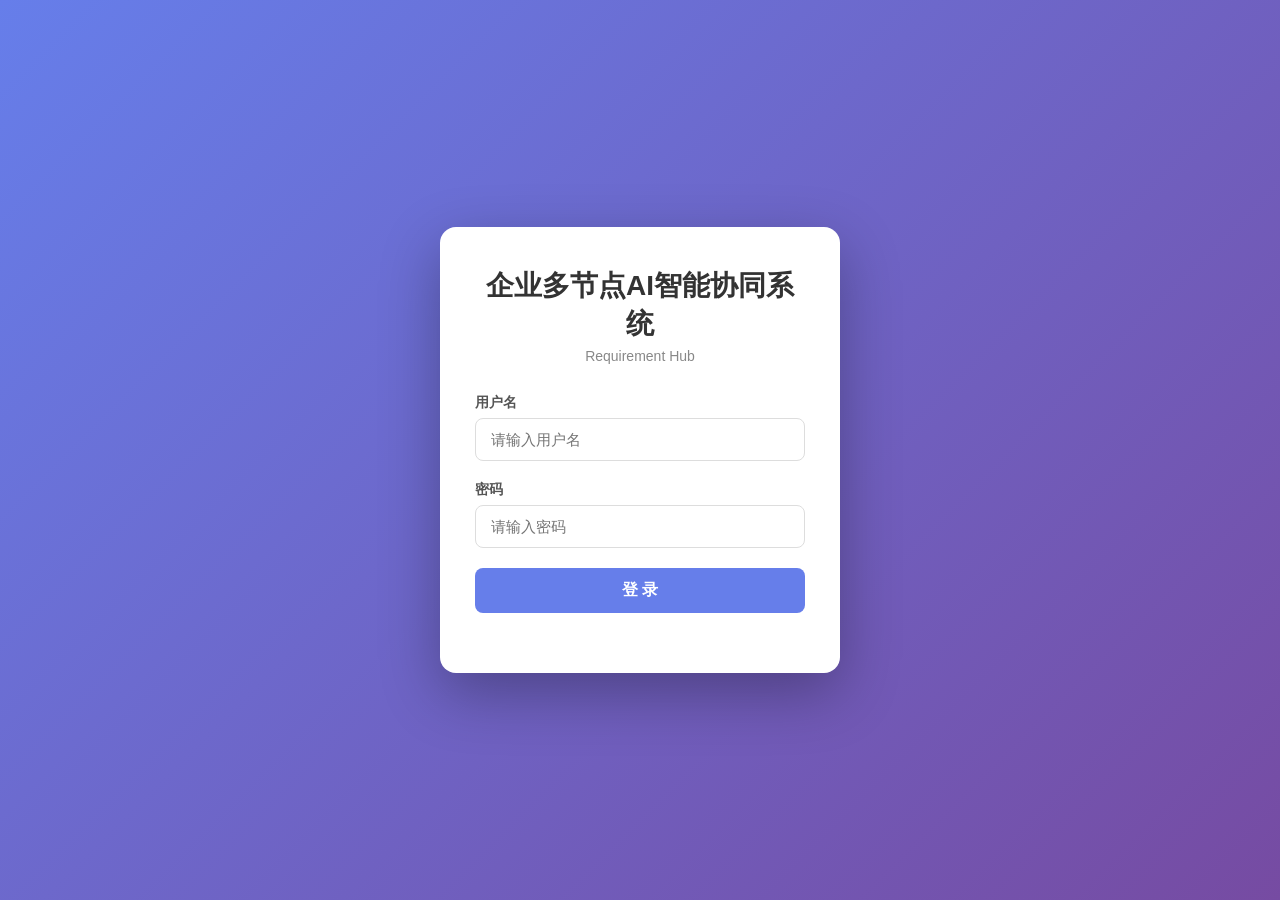
<file: frontend/index.html>
<!DOCTYPE html>
<html lang="zh-CN">
<head>
    <meta charset="UTF-8">
    <meta http-equiv="refresh" content="0;url=login.html">
    <title>需求中枢</title>
</head>
<body>
    <p>正在跳转到登录页面...</p>
    <a href="login.html">点击这里直接进入</a>
</body>
</html>
</file>
<file: frontend/css/style.css>
* {
    margin: 0;
    padding: 0;
    box-sizing: border-box;
    font-family: 'Segoe UI', Tahoma, Geneva, Verdana, sans-serif;
}

body {
    background: #f0f2f5;
    min-height: 100vh;
    display: flex;
    justify-content: center;
    align-items: center;
}

/* 登录页面样式 */
.login-container {
    display: flex;
    justify-content: center;
    align-items: center;
    width: 100%;
    height: 100vh;
    background: linear-gradient(135deg, #667eea 0%, #764ba2 100%);
}

.login-box {
    background: white;
    padding: 40px 35px;
    border-radius: 16px;
    box-shadow: 0 20px 60px rgba(0,0,0,0.3);
    width: 100%;
    max-width: 400px;
    text-align: center;
}

.login-box h1 {
    font-size: 28px;
    color: #333;
    margin-bottom: 5px;
}

.login-box .subtitle {
    color: #888;
    font-size: 14px;
    margin-bottom: 30px;
}

.form-group {
    margin-bottom: 20px;
    text-align: left;
}

.form-group label {
    display: block;
    margin-bottom: 6px;
    font-weight: 600;
    color: #555;
    font-size: 14px;
}

.form-group input {
    width: 100%;
    padding: 12px 15px;
    border: 1px solid #ddd;
    border-radius: 8px;
    font-size: 15px;
    transition: border-color 0.3s;
}

.form-group input:focus {
    outline: none;
    border-color: #667eea;
    box-shadow: 0 0 0 3px rgba(102, 126, 234, 0.2);
}

.btn-login {
    width: 100%;
    padding: 12px;
    background: #667eea;
    border: none;
    border-radius: 8px;
    color: white;
    font-size: 16px;
    font-weight: 600;
    cursor: pointer;
    transition: background 0.3s;
}

.btn-login:hover {
    background: #5a6fd6;
}

.error-msg {
    color: #e74c3c;
    font-size: 14px;
    margin-bottom: 15px;
    padding: 8px;
    background: #fde8e8;
    border-radius: 6px;
}

.footer-info {
    margin-top: 20px;
    font-size: 13px;
    color: #aaa;
}
</file>
